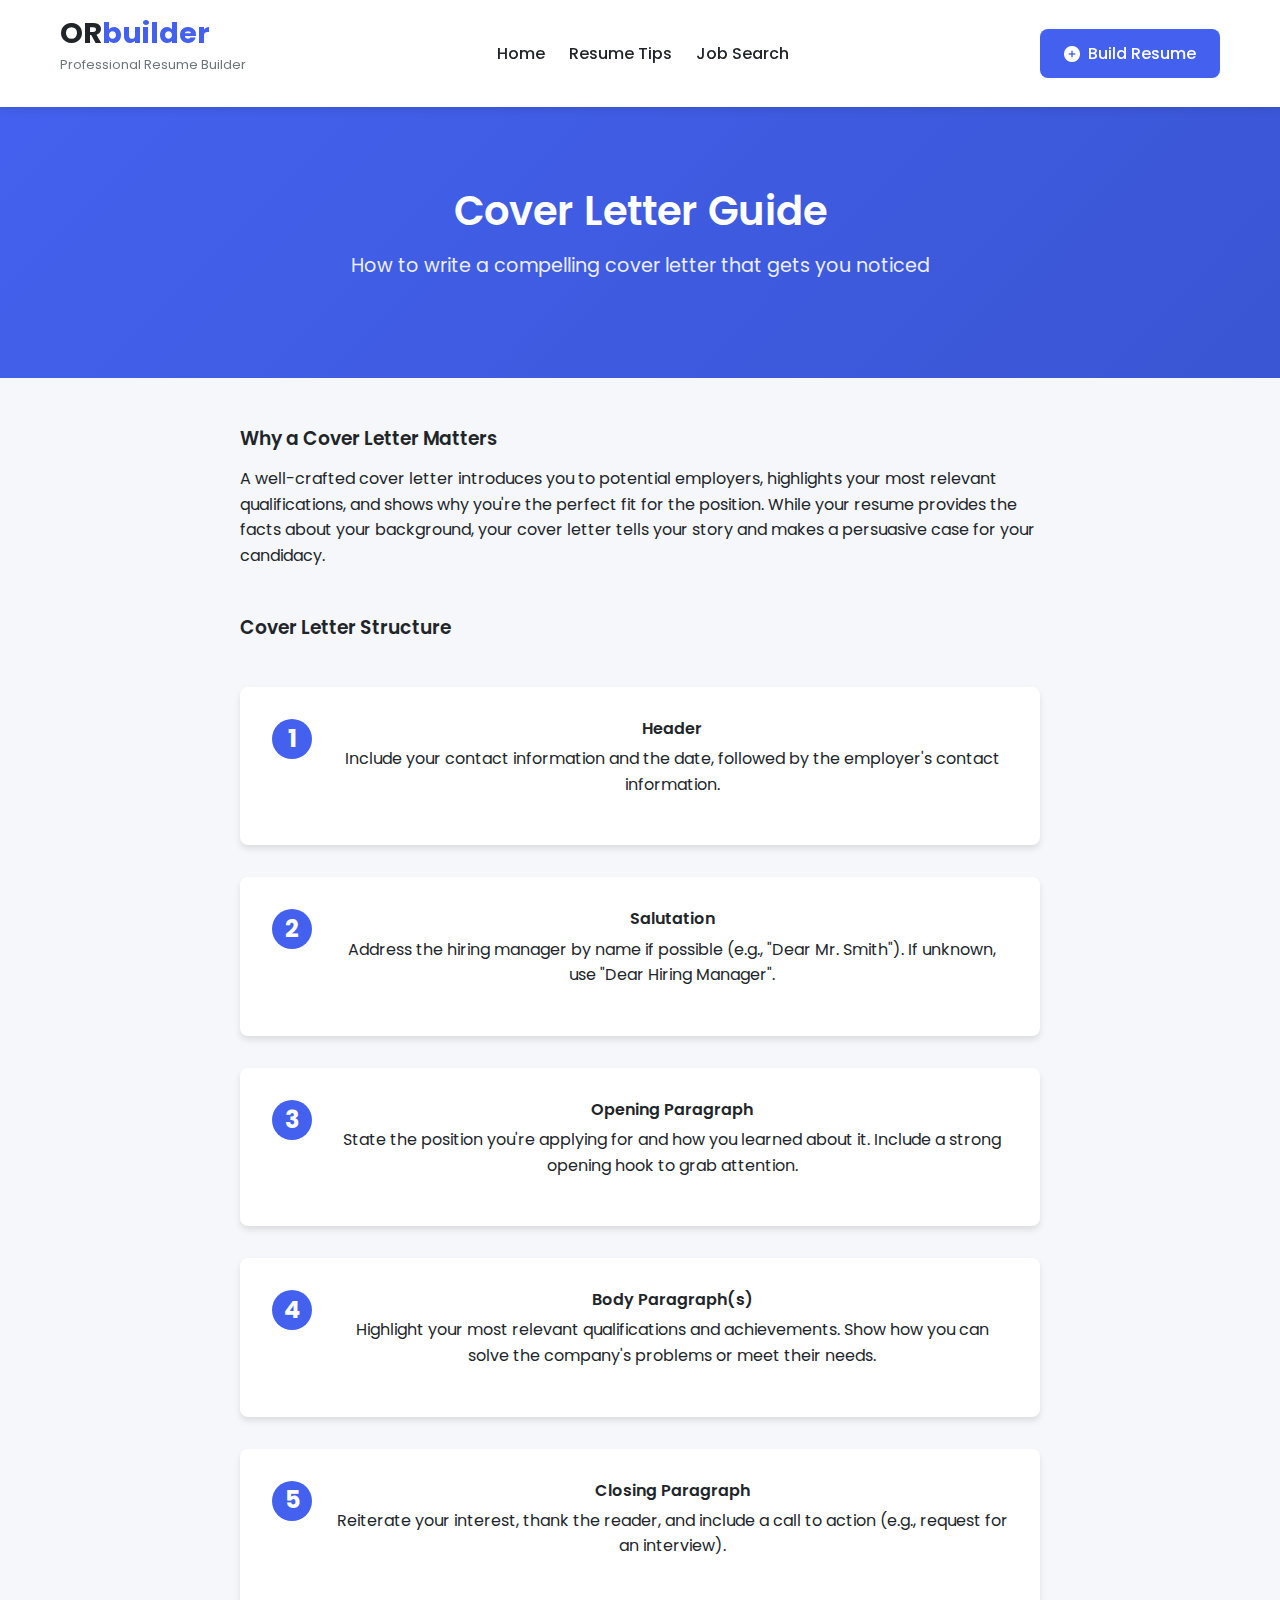
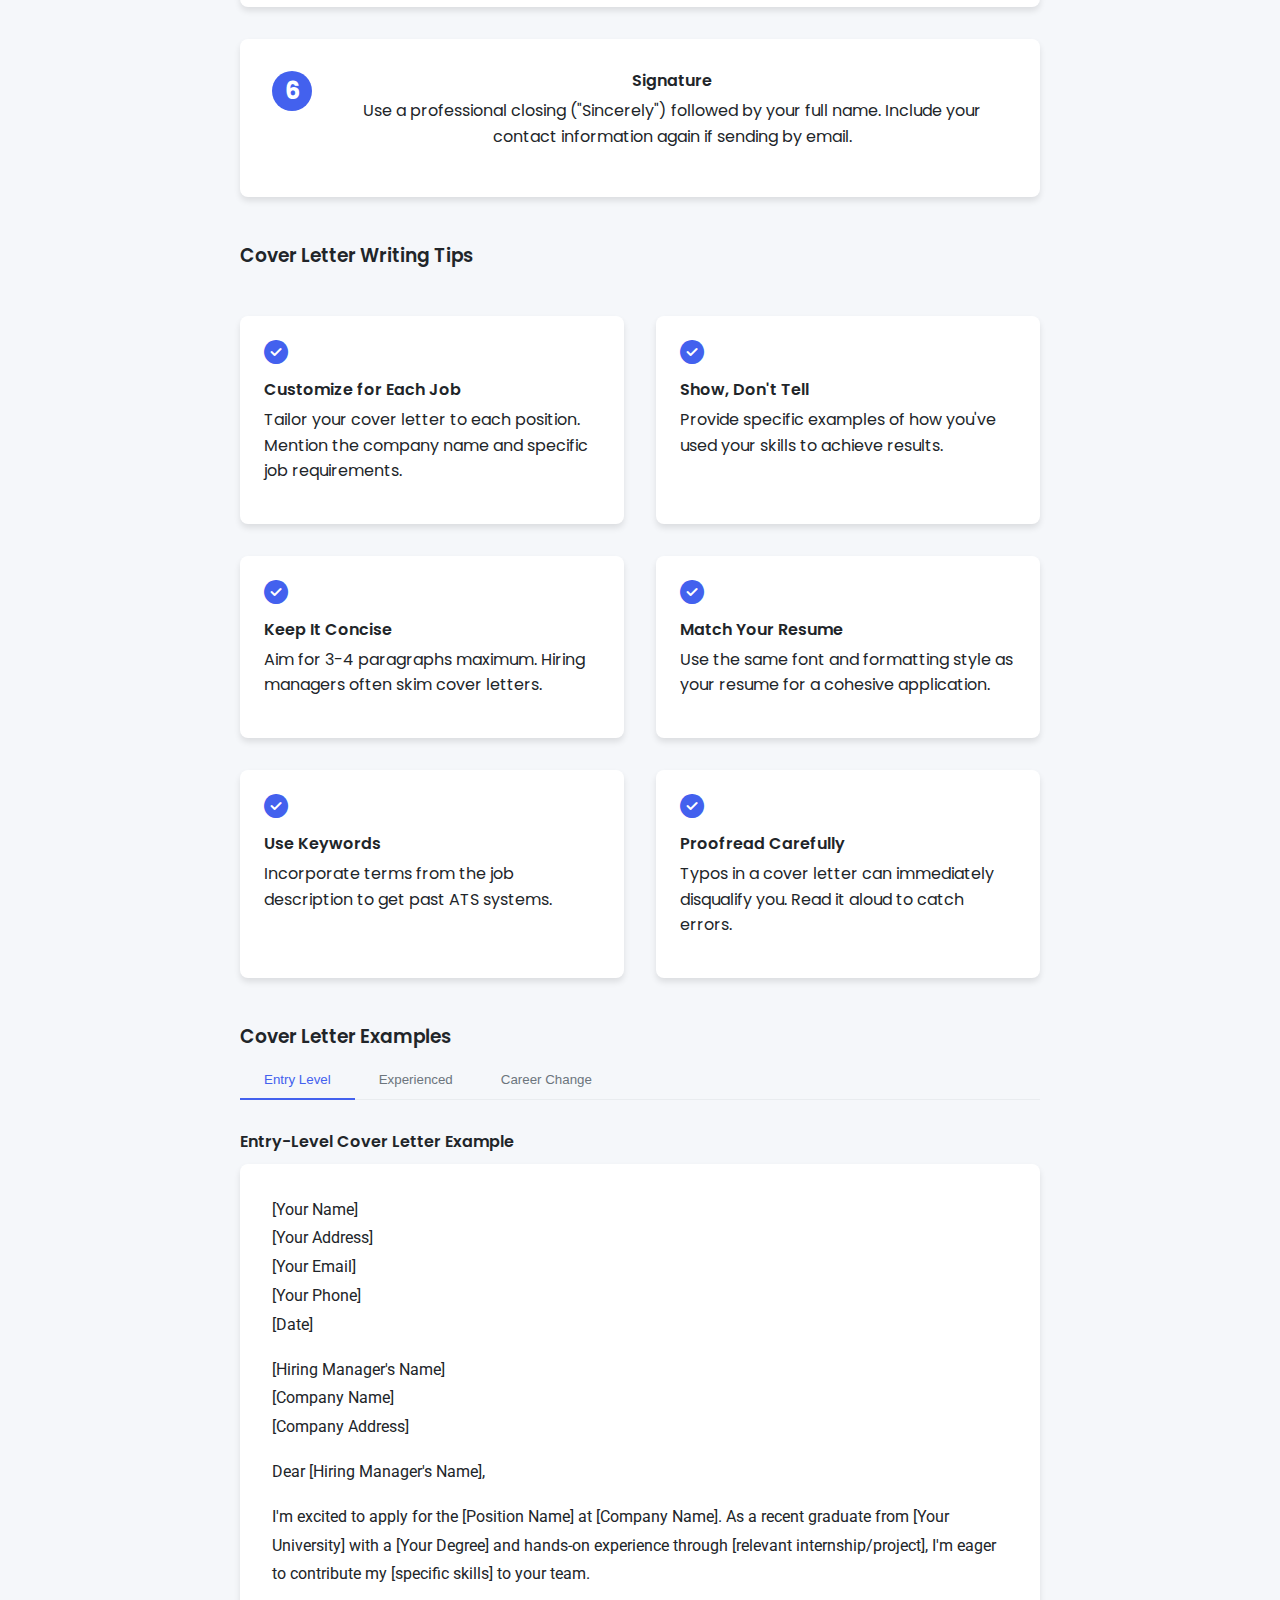
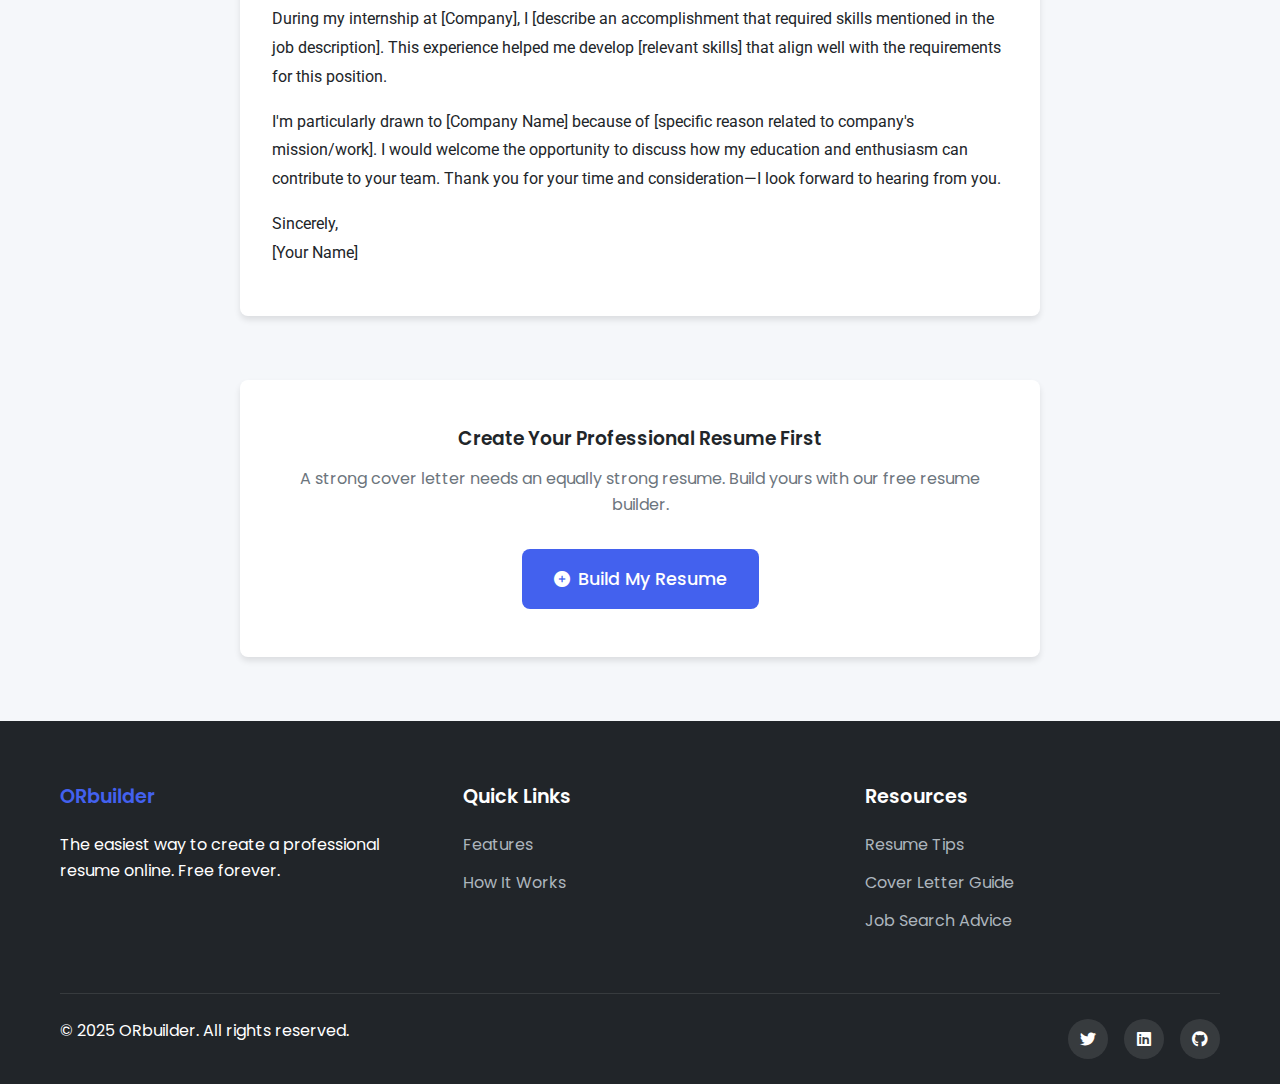
<file: cover-letter-guide.html>
<!DOCTYPE html>
<html lang="en">
<head>
    <meta charset="UTF-8">
    <meta name="viewport" content="width=device-width, initial-scale=1.0">
    <meta name="google-site-verification" content="PvWh0K9W3HM7ioCZTN4mpWnRHZbWIY1yooe7itLBQ9s" />
    <meta name="description" content="Learn how to write an effective cover letter that complements your resume and increases your chances of getting an interview.">
    <meta name="keywords" content="cover letter, cover letter guide, how to write cover letter, job application, cover letter tips">
    <meta name="author" content="ORbuilder">
    <title>Cover Letter Guide | ORbuilder</title>
    <link rel="stylesheet" href="https://cdnjs.cloudflare.com/ajax/libs/font-awesome/6.4.0/css/all.min.css">
    <link href="https://fonts.googleapis.com/css2?family=Poppins:wght@300;400;500;600;700&family=Roboto:wght@300;400;500;700&display=swap" rel="stylesheet">
    <link rel="stylesheet" href="style.css">
     <link rel="icon" type="image/png" sizes="32x32" href="favicon1.png">
    <link rel="icon" type="image/png" sizes="16x16" href="favicon1.png">
    <link rel="icon" type="image/png" href="favicon1.png" />
    <script type='text/javascript' src='//pl27323856.profitableratecpm.com/bd/0c/ab/bd0cab8136caa6ab9f14bc488628a2c8.js'></script>
    <script async src="https://pagead2.googlesyndication.com/pagead/js/adsbygoogle.js?client=ca-pub-2658340814395863"
     crossorigin="anonymous"></script>
</head>
<body>
    <header class="main-header">
        <div class="container">
            <div class="logo"><a href="index.html">
                <h1>OR<span>builder</span></h1>
                <p>Professional Resume Builder</p>
                </a>
            </div>
            <nav class="main-nav">
                <ul>
                    <li><a href="index.html">Home</a></li>
                    <li><a href="resume-tips.html">Resume Tips</a></li>
                    <li><a href="job-search-advice.html">Job Search</a></li>
                </ul>
            </nav>
            <a href="index.html" class="btn primary-btn">
                <i class="fas fa-plus-circle"></i> Build Resume
            </a>
        </div>
    </header>

    <main>
        <section class="page-hero">
            <div class="container">
                <h2>Cover Letter Guide</h2>
                <p class="subtitle">How to write a compelling cover letter that gets you noticed</p>
            </div>
        </section>

        <section class="guide-section" style="margin-top: 50px;">
            <div class="container">
                <div class="guide-content">
                    <article class="guide-intro">
                        <h3>Why a Cover Letter Matters</h3>
                        <p>A well-crafted cover letter introduces you to potential employers, highlights your most relevant qualifications, and shows why you're the perfect fit for the position. While your resume provides the facts about your background, your cover letter tells your story and makes a persuasive case for your candidacy.</p>
                    </article>

                    <div class="guide-structure">
                        <h3>Cover Letter Structure</h3>
                        <div class="structure-steps">
                            <div class="step">
                                <div class="step-number">1</div>
                                <div class="step-content">
                                    <h4>Header</h4>
                                    <p>Include your contact information and the date, followed by the employer's contact information.</p>
                                </div>
                            </div>
                            <div class="step">
                                <div class="step-number">2</div>
                                <div class="step-content">
                                    <h4>Salutation</h4>
                                    <p>Address the hiring manager by name if possible (e.g., "Dear Mr. Smith"). If unknown, use "Dear Hiring Manager".</p>
                                </div>
                            </div>
                            <div class="step">
                                <div class="step-number">3</div>
                                <div class="step-content">
                                    <h4>Opening Paragraph</h4>
                                    <p>State the position you're applying for and how you learned about it. Include a strong opening hook to grab attention.</p>
                                </div>
                            </div>
                            <div class="step">
                                <div class="step-number">4</div>
                                <div class="step-content">
                                    <h4>Body Paragraph(s)</h4>
                                    <p>Highlight your most relevant qualifications and achievements. Show how you can solve the company's problems or meet their needs.</p>
                                </div>
                            </div>
                            <div class="step">
                                <div class="step-number">5</div>
                                <div class="step-content">
                                    <h4>Closing Paragraph</h4>
                                    <p>Reiterate your interest, thank the reader, and include a call to action (e.g., request for an interview).</p>
                                </div>
                            </div>
                            <div class="step">
                                <div class="step-number">6</div>
                                <div class="step-content">
                                    <h4>Signature</h4>
                                    <p>Use a professional closing ("Sincerely") followed by your full name. Include your contact information again if sending by email.</p>
                                </div>
                            </div>
                        </div>
                    </div>

                    <div class="tips-section">
                        <h3>Cover Letter Writing Tips</h3>
                        <div class="tips-grid">
                            <div class="tip">
                                <i class="fas fa-check-circle"></i>
                                <h4>Customize for Each Job</h4>
                                <p>Tailor your cover letter to each position. Mention the company name and specific job requirements.</p>
                            </div>
                            <div class="tip">
                                <i class="fas fa-check-circle"></i>
                                <h4>Show, Don't Tell</h4>
                                <p>Provide specific examples of how you've used your skills to achieve results.</p>
                            </div>
                            <div class="tip">
                                <i class="fas fa-check-circle"></i>
                                <h4>Keep It Concise</h4>
                                <p>Aim for 3-4 paragraphs maximum. Hiring managers often skim cover letters.</p>
                            </div>
                            <div class="tip">
                                <i class="fas fa-check-circle"></i>
                                <h4>Match Your Resume</h4>
                                <p>Use the same font and formatting style as your resume for a cohesive application.</p>
                            </div>
                            <div class="tip">
                                <i class="fas fa-check-circle"></i>
                                <h4>Use Keywords</h4>
                                <p>Incorporate terms from the job description to get past ATS systems.</p>
                            </div>
                            <div class="tip">
                                <i class="fas fa-check-circle"></i>
                                <h4>Proofread Carefully</h4>
                                <p>Typos in a cover letter can immediately disqualify you. Read it aloud to catch errors.</p>
                            </div>
                        </div>
                    </div>

                    <div class="examples-section">
                        <h3>Cover Letter Examples</h3>
                        <div class="examples-tabs">
                            <button class="example-tab active" data-example="entry-level">Entry Level</button>
                            <button class="example-tab" data-example="experienced">Experienced</button>
                            <button class="example-tab" data-example="career-change">Career Change</button>
                        </div>
                        <div class="example-content active" id="entry-level-example">
                            <h4>Entry-Level Cover Letter Example</h4>
                            <div class="example-letter">
                                <p>[Your Name]<br>[Your Address]<br>[Your Email]<br>[Your Phone]<br>[Date]</p>
                                
                                <p>[Hiring Manager's Name]<br>[Company Name]<br>[Company Address]</p>
                                
                                <p>Dear [Hiring Manager's Name],</p>
                                
                                <p>I'm excited to apply for the [Position Name] at [Company Name]. As a recent graduate from [Your University] with a [Your Degree] and hands-on experience through [relevant internship/project], I'm eager to contribute my [specific skills] to your team.</p>
                                
                                <p>During my internship at [Company], I [describe an accomplishment that required skills mentioned in the job description]. This experience helped me develop [relevant skills] that align well with the requirements for this position.</p>
                                
                                <p>I'm particularly drawn to [Company Name] because of [specific reason related to company's mission/work]. I would welcome the opportunity to discuss how my education and enthusiasm can contribute to your team. Thank you for your time and consideration—I look forward to hearing from you.</p>
                                
                                <p>Sincerely,<br>[Your Name]</p>
                            </div>
                        </div>
                        <div class="example-content" id="experienced-example">
                            <h4>Experienced Professional Cover Letter Example</h4>
                            <div class="example-letter">
                                <p>[Your Name]<br>[Your Address]<br>[Your Email]<br>[Your Phone]<br>[Date]</p>
                                
                                <p>[Hiring Manager's Name]<br>[Company Name]<br>[Company Address]</p>
                                
                                <p>Dear [Hiring Manager's Name],</p>
                                
                                <p>With [X] years of experience in [industry/field] and a proven track record of [key achievement], I'm excited to apply for the [Position Name] at [Company Name]. After reviewing the job description, I'm confident that my expertise in [specific skills] aligns perfectly with your needs.</p>
                                
                                <p>In my current role at [Current Company], I [describe major accomplishment with metrics if possible]. This achievement demonstrates my ability to [skill mentioned in job posting], which I understand is important for this position.</p>
                                
                                <p>What excites me most about the opportunity at [Company Name] is [specific aspect of company/role]. I would welcome the chance to discuss how my experience with [relevant skill] can contribute to your team's success. I've attached my resume for your review and would appreciate the opportunity to interview at your convenience.</p>
                                
                                <p>Sincerely,<br>[Your Name]</p>
                            </div>
                        </div>
                        <div class="example-content" id="career-change-example">
                            <h4>Career Change Cover Letter Example</h4>
                            <div class="example-letter">
                                <p>[Your Name]<br>[Your Address]<br>[Your Email]<br>[Your Phone]<br>[Date]</p>
                                
                                <p>[Hiring Manager's Name]<br>[Company Name]<br>[Company Address]</p>
                                
                                <p>Dear [Hiring Manager's Name],</p>
                                
                                <p>I'm writing to express my enthusiasm for the [Position Name] at [Company Name]. While my background has been in [previous industry], my passion for [new field] and recent [education/training/volunteer work] have prepared me to transition into this role.</p>
                                
                                <p>In my [X]-year career at [Previous Company], I developed strong [transferable skills] that would serve me well in this position. For example, when I [describe accomplishment], I utilized [skills relevant to new position] to [positive outcome].</p>
                                
                                <p>My decision to pursue [new field] stems from [genuine reason]. I've taken concrete steps to prepare for this transition, including [relevant courses, certifications, or volunteer work]. I'm eager to bring my [transferable skills] and fresh perspective to your team.</p>
                                
                                <p>I would welcome the opportunity to discuss how my diverse experience can benefit [Company Name]. Thank you for your consideration—I look forward to speaking with you.</p>
                                
                                <p>Sincerely,<br>[Your Name]</p>
                            </div>
                        </div>
                    </div>

                    <div class="call-to-action">
                        <h3>Create Your Professional Resume First</h3>
                        <p>A strong cover letter needs an equally strong resume. Build yours with our free resume builder.</p>
                        <a href="index.html" class="btn primary-btn large-btn">
                            <i class="fas fa-plus-circle"></i> Build My Resume
                        </a>
                    </div>
                </div>
            </div>
        </section>
    </main>

     <footer class="main-footer">
        <div class="container">
            <div class="footer-content">
                <div class="footer-section">
                    <h3><a>ORbuilder</a></h3>
                    <p>The easiest way to create a professional resume online. Free forever.</p>
                </div>
                <div class="footer-section">
                    <h3>Quick Links</h3>
                    <ul>
                        <li><a href="index.html#features">Features</a></li>
                        <li><a href="index.html#how-it-works">How It Works</a></li>
                    </ul>
                </div>
                <div class="footer-section">
                    <h3>Resources</h3>
                    <ul>
                        <li><a href="resume-tips.html">Resume Tips</a></li>
                        <li><a href="cover-letter-guide.html">Cover Letter Guide</a></li>
                        <li><a href="job-search-advice.html">Job Search Advice</a></li>
                    </ul>
                </div>
            </div>
            <div class="footer-bottom">
                <p>&copy; 2025 ORbuilder. All rights reserved.</p>
                <div class="social-links">
                    <a href="#"><i class="fab fa-twitter"></i></a>
                    <a href="#"><i class="fab fa-linkedin"></i></a>
                    <a href="#"><i class="fab fa-github"></i></a>
                </div>
            </div>
        </div>
    </footer>
<script src="script.js"></script>
    <script>
        // Tab functionality for cover letter examples
        document.addEventListener('DOMContentLoaded', function() {
            const exampleTabs = document.querySelectorAll('.example-tab');
            
            exampleTabs.forEach(tab => {
                tab.addEventListener('click', () => {
                    const exampleId = tab.getAttribute('data-example');
                    
                    // Remove active class from all tabs and contents
                    document.querySelectorAll('.example-tab').forEach(t => t.classList.remove('active'));
                    document.querySelectorAll('.example-content').forEach(c => c.classList.remove('active'));
                    
                    // Add active class to clicked tab and corresponding content
                    tab.classList.add('active');
                    document.getElementById(`${exampleId}-example`).classList.add('active');
                });
            });
        });
    </script>
</body>

</html>
</file>
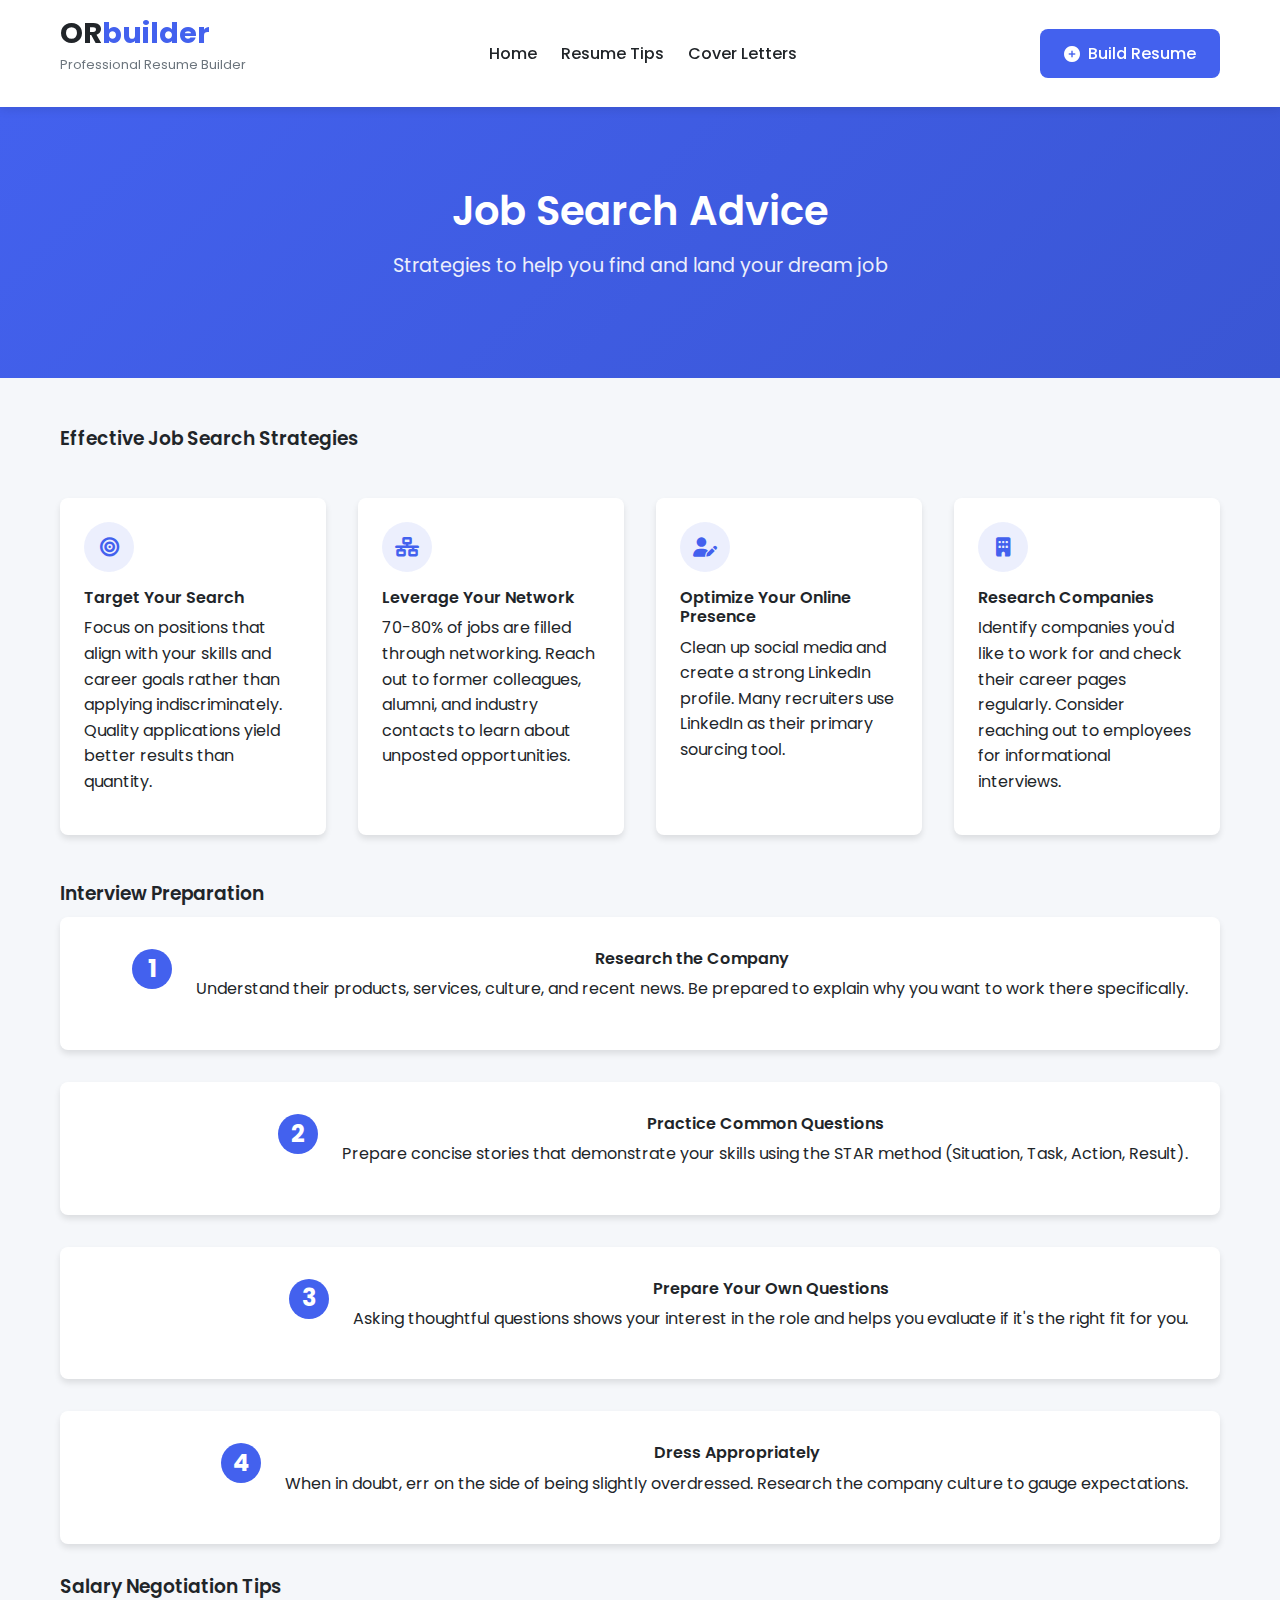
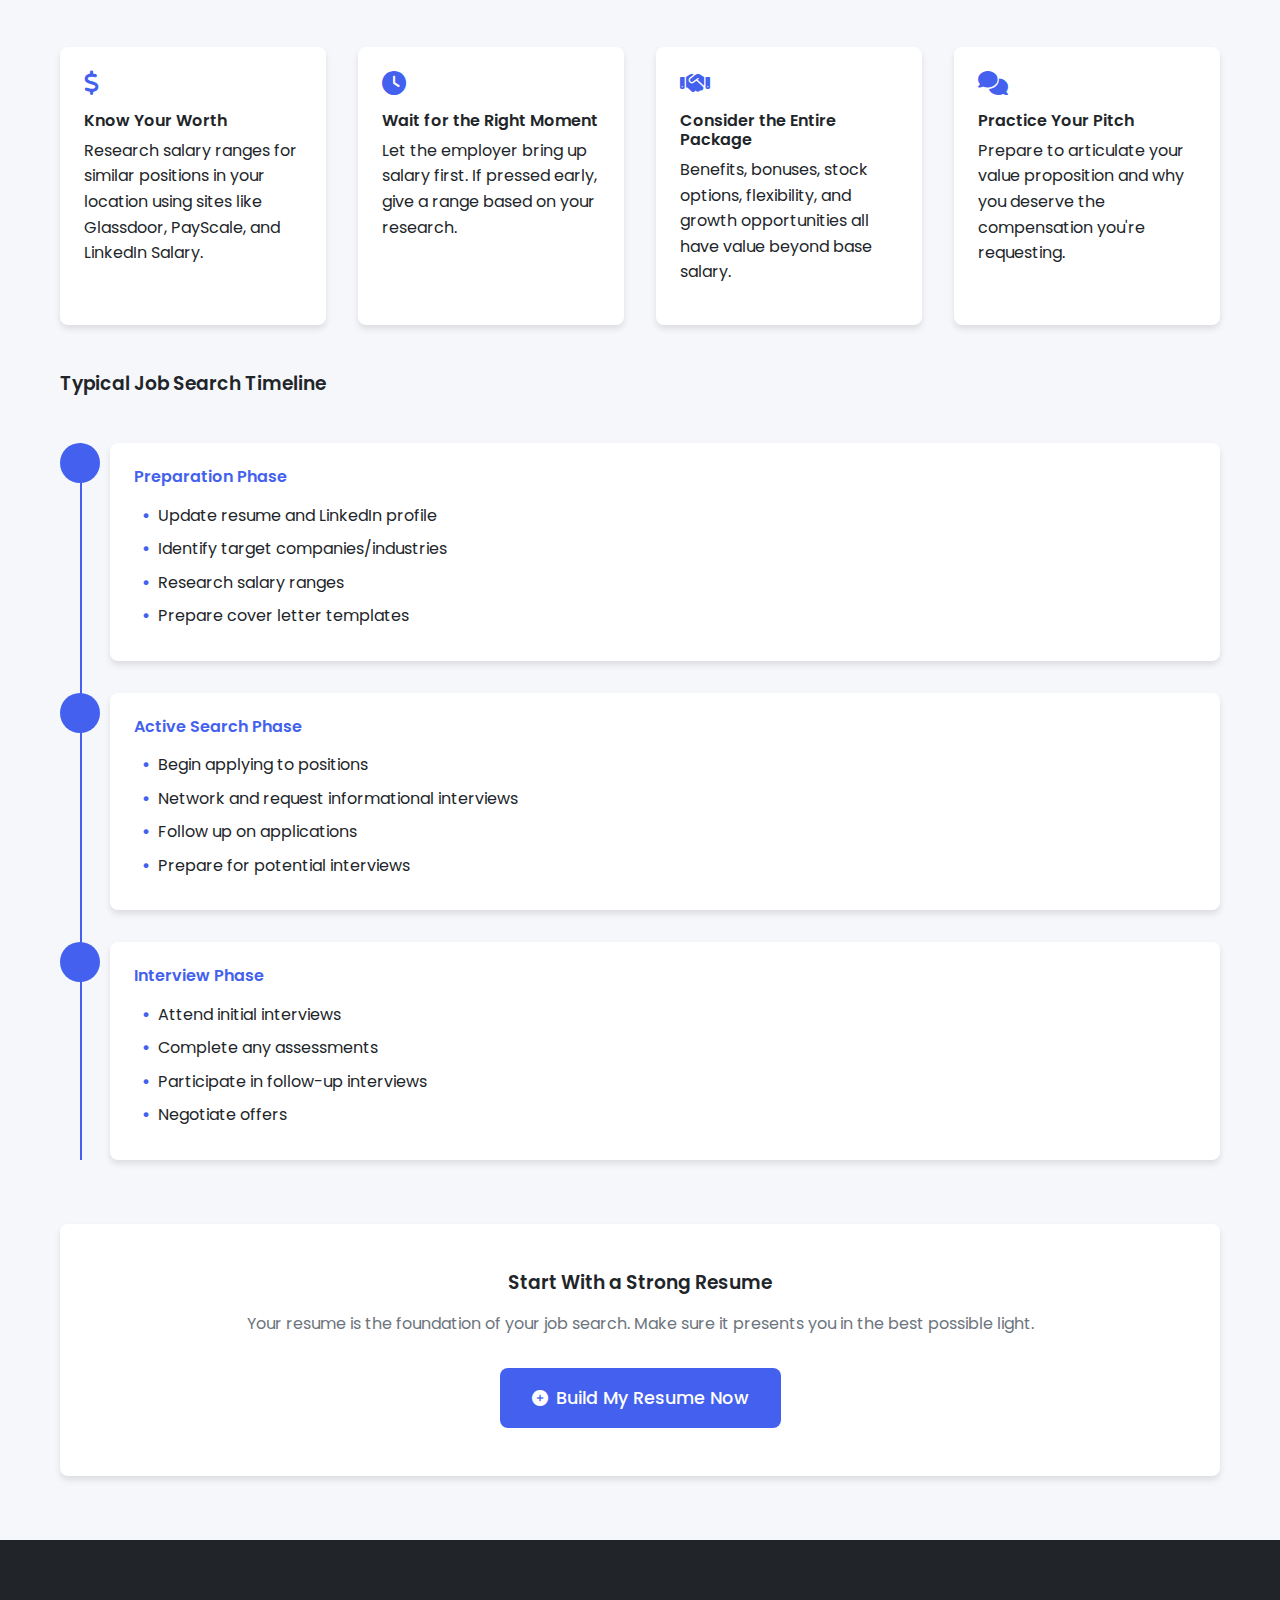
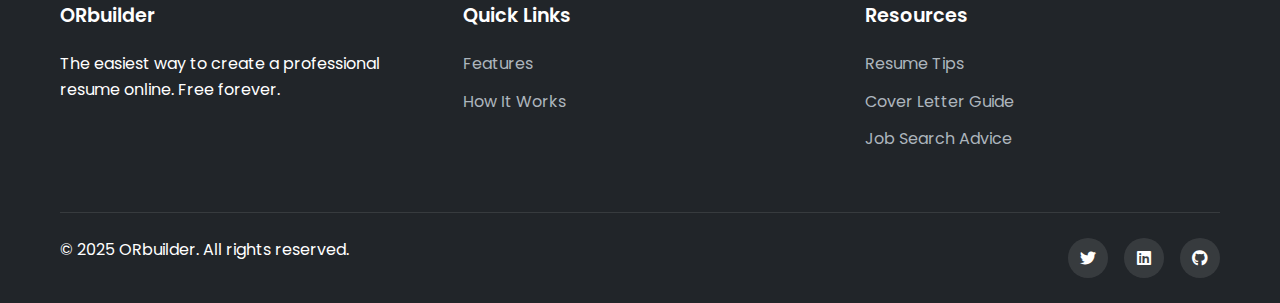
<file: job-search-advice.html>
<!DOCTYPE html>
<html lang="en">
<head>
    <meta charset="UTF-8">
    <meta name="viewport" content="width=device-width, initial-scale=1.0">
    <meta name="description" content="Effective job search strategies to help you find and land your dream job. Learn networking tips, interview preparation, and negotiation techniques.">
    <meta name="keywords" content="job search, career advice, job hunting, networking, interview tips, salary negotiation">
    <meta name="author" content="ORbuilder">
    <title>Job Search Advice | ORbuilder</title>
    <link rel="stylesheet" href="https://cdnjs.cloudflare.com/ajax/libs/font-awesome/6.4.0/css/all.min.css">
    <link href="https://fonts.googleapis.com/css2?family=Poppins:wght@300;400;500;600;700&family=Roboto:wght@300;400;500;700&display=swap" rel="stylesheet">
    <link rel="stylesheet" href="style.css">
    <link rel="icon" type="image/png" sizes="32x32" href="favicon-32x32.png">
    <link rel="icon" type="image/png" sizes="16x16" href="favicon-16x16.png">
    <link rel="icon" type="image/png" href="favicon.png" />

</head>
<body>
    <header class="main-header">
        <div class="container">
            <div class="logo"><a href="index.html">
                <h1>OR<span>builder</span></h1>
                </a>
                <p>Professional Resume Builder</p>
            </div>
            <nav class="main-nav">
                <ul>
                    <li><a href="index.html">Home</a></li>
                    <li><a href="resume-tips.html">Resume Tips</a></li>
                    <li><a href="cover-letter-guide.html">Cover Letters</a></li>
                </ul>
            </nav>
            <a href="index.html" class="btn primary-btn">
                <i class="fas fa-plus-circle"></i> Build Resume
            </a>
        </div>
    </header>

    <main>
        <section class="page-hero">
            <div class="container">
                <h2>Job Search Advice</h2>
                <p class="subtitle">Strategies to help you find and land your dream job</p>
            </div>
        </section>

        <section class="advice-section" style="margin-top: 50px;">
            <div class="container">
                <div class="advice-container">
                    <div class="search-strategies">
                        <h3>Effective Job Search Strategies</h3>
                        <div class="strategy-cards">
                            <div class="strategy-card">
                                <div class="strategy-icon">
                                    <i class="fas fa-bullseye"></i>
                                </div>
                                <h4>Target Your Search</h4>
                                <p>Focus on positions that align with your skills and career goals rather than applying indiscriminately. Quality applications yield better results than quantity.</p>
                            </div>
                            <div class="strategy-card">
                                <div class="strategy-icon">
                                    <i class="fas fa-network-wired"></i>
                                </div>
                                <h4>Leverage Your Network</h4>
                                <p>70-80% of jobs are filled through networking. Reach out to former colleagues, alumni, and industry contacts to learn about unposted opportunities.</p>
                            </div>
                            <div class="strategy-card">
                                <div class="strategy-icon">
                                    <i class="fas fa-user-edit"></i>
                                </div>
                                <h4>Optimize Your Online Presence</h4>
                                <p>Clean up social media and create a strong LinkedIn profile. Many recruiters use LinkedIn as their primary sourcing tool.</p>
                            </div>
                            <div class="strategy-card">
                                <div class="strategy-icon">
                                    <i class="fas fa-building"></i>
                                </div>
                                <h4>Research Companies</h4>
                                <p>Identify companies you'd like to work for and check their career pages regularly. Consider reaching out to employees for informational interviews.</p>
                            </div>
                        </div>
                    </div>

                    <div class="interview-prep">
                        <h3>Interview Preparation</h3>
                        <div class="prep-steps">
                            <div class="step">
                                <div class="step-number">1</div>
                                <div class="step-content">
                                    <h4>Research the Company</h4>
                                    <p>Understand their products, services, culture, and recent news. Be prepared to explain why you want to work there specifically.</p>
                                </div>
                            </div>
                            <div class="step">
                                <div class="step-number">2</div>
                                <div class="step-content">
                                    <h4>Practice Common Questions</h4>
                                    <p>Prepare concise stories that demonstrate your skills using the STAR method (Situation, Task, Action, Result).</p>
                                </div>
                            </div>
                            <div class="step">
                                <div class="step-number">3</div>
                                <div class="step-content">
                                    <h4>Prepare Your Own Questions</h4>
                                    <p>Asking thoughtful questions shows your interest in the role and helps you evaluate if it's the right fit for you.</p>
                                </div>
                            </div>
                            <div class="step">
                                <div class="step-number">4</div>
                                <div class="step-content">
                                    <h4>Dress Appropriately</h4>
                                    <p>When in doubt, err on the side of being slightly overdressed. Research the company culture to gauge expectations.</p>
                                </div>
                            </div>
                        </div>
                    </div>

                    <div class="negotiation-tips">
                        <h3>Salary Negotiation Tips</h3>
                        <div class="tips-grid">
                            <div class="tip">
                                <i class="fas fa-dollar-sign"></i>
                                <h4>Know Your Worth</h4>
                                <p>Research salary ranges for similar positions in your location using sites like Glassdoor, PayScale, and LinkedIn Salary.</p>
                            </div>
                            <div class="tip">
                                <i class="fas fa-clock"></i>
                                <h4>Wait for the Right Moment</h4>
                                <p>Let the employer bring up salary first. If pressed early, give a range based on your research.</p>
                            </div>
                            <div class="tip">
                                <i class="fas fa-handshake"></i>
                                <h4>Consider the Entire Package</h4>
                                <p>Benefits, bonuses, stock options, flexibility, and growth opportunities all have value beyond base salary.</p>
                            </div>
                            <div class="tip">
                                <i class="fas fa-comments"></i>
                                <h4>Practice Your Pitch</h4>
                                <p>Prepare to articulate your value proposition and why you deserve the compensation you're requesting.</p>
                            </div>
                        </div>
                    </div>

                    <div class="job-search-timeline">
                        <h3>Typical Job Search Timeline</h3>
                        <div class="timeline">
                            <div class="timeline-item">
                                <div class="timeline-date"></div>
                                <div class="timeline-content">
                                    <h4>Preparation Phase</h4>
                                    <ul>
                                        <li>Update resume and LinkedIn profile</li>
                                        <li>Identify target companies/industries</li>
                                        <li>Research salary ranges</li>
                                        <li>Prepare cover letter templates</li>
                                    </ul>
                                </div>
                            </div>
                            <div class="timeline-item">
                                <div class="timeline-date"></div>
                                <div class="timeline-content">
                                    <h4>Active Search Phase</h4>
                                    <ul>
                                        <li>Begin applying to positions</li>
                                        <li>Network and request informational interviews</li>
                                        <li>Follow up on applications</li>
                                        <li>Prepare for potential interviews</li>
                                    </ul>
                                </div>
                            </div>
                            <div class="timeline-item">
                                <div class="timeline-date"></div>
                                <div class="timeline-content">
                                    <h4>Interview Phase</h4>
                                    <ul>
                                        <li>Attend initial interviews</li>
                                        <li>Complete any assessments</li>
                                        <li>Participate in follow-up interviews</li>
                                        <li>Negotiate offers</li>
                                    </ul>
                                </div>
                            </div>
                        </div>
                        
                    </div>

                    <div class="call-to-action">
                        <h3>Start With a Strong Resume</h3>
                        <p>Your resume is the foundation of your job search. Make sure it presents you in the best possible light.</p>
                        <a href="index.html" class="btn primary-btn large-btn">
                            <i class="fas fa-plus-circle"></i> Build My Resume Now
                        </a>
                    </div>
                </div>
            </div>
        </section>
    </main>

     <footer class="main-footer">
        <div class="container">
            <div class="footer-content">
                <div class="footer-section">
                    <h3>ORbuilder</h3>
                    <p>The easiest way to create a professional resume online. Free forever.</p>
                </div>
                <div class="footer-section">
                    <h3>Quick Links</h3>
                    <ul>
                        <li><a href="index.html#features">Features</a></li>
                        <li><a href="or.html#how-it-works">How It Works</a></li>
                    </ul>
                </div>
                <div class="footer-section">
                    <h3>Resources</h3>
                    <ul>
                        <li><a href="resume-tips.html">Resume Tips</a></li>
                        <li><a href="cover-letter-guide.html">Cover Letter Guide</a></li>
                        <li><a href="job-search-advice.html">Job Search Advice</a></li>
                    </ul>
                </div>
            </div>
            <div class="footer-bottom">
                <p>&copy; 2025 ORbuilder. All rights reserved.</p>
                <div class="social-links">
                    <a href="#"><i class="fab fa-twitter"></i></a>
                    <a href="#"><i class="fab fa-linkedin"></i></a>
                    <a href="#"><i class="fab fa-github"></i></a>
                </div>
            </div>
        </div>
    </footer>

</body>
</html>
</file>
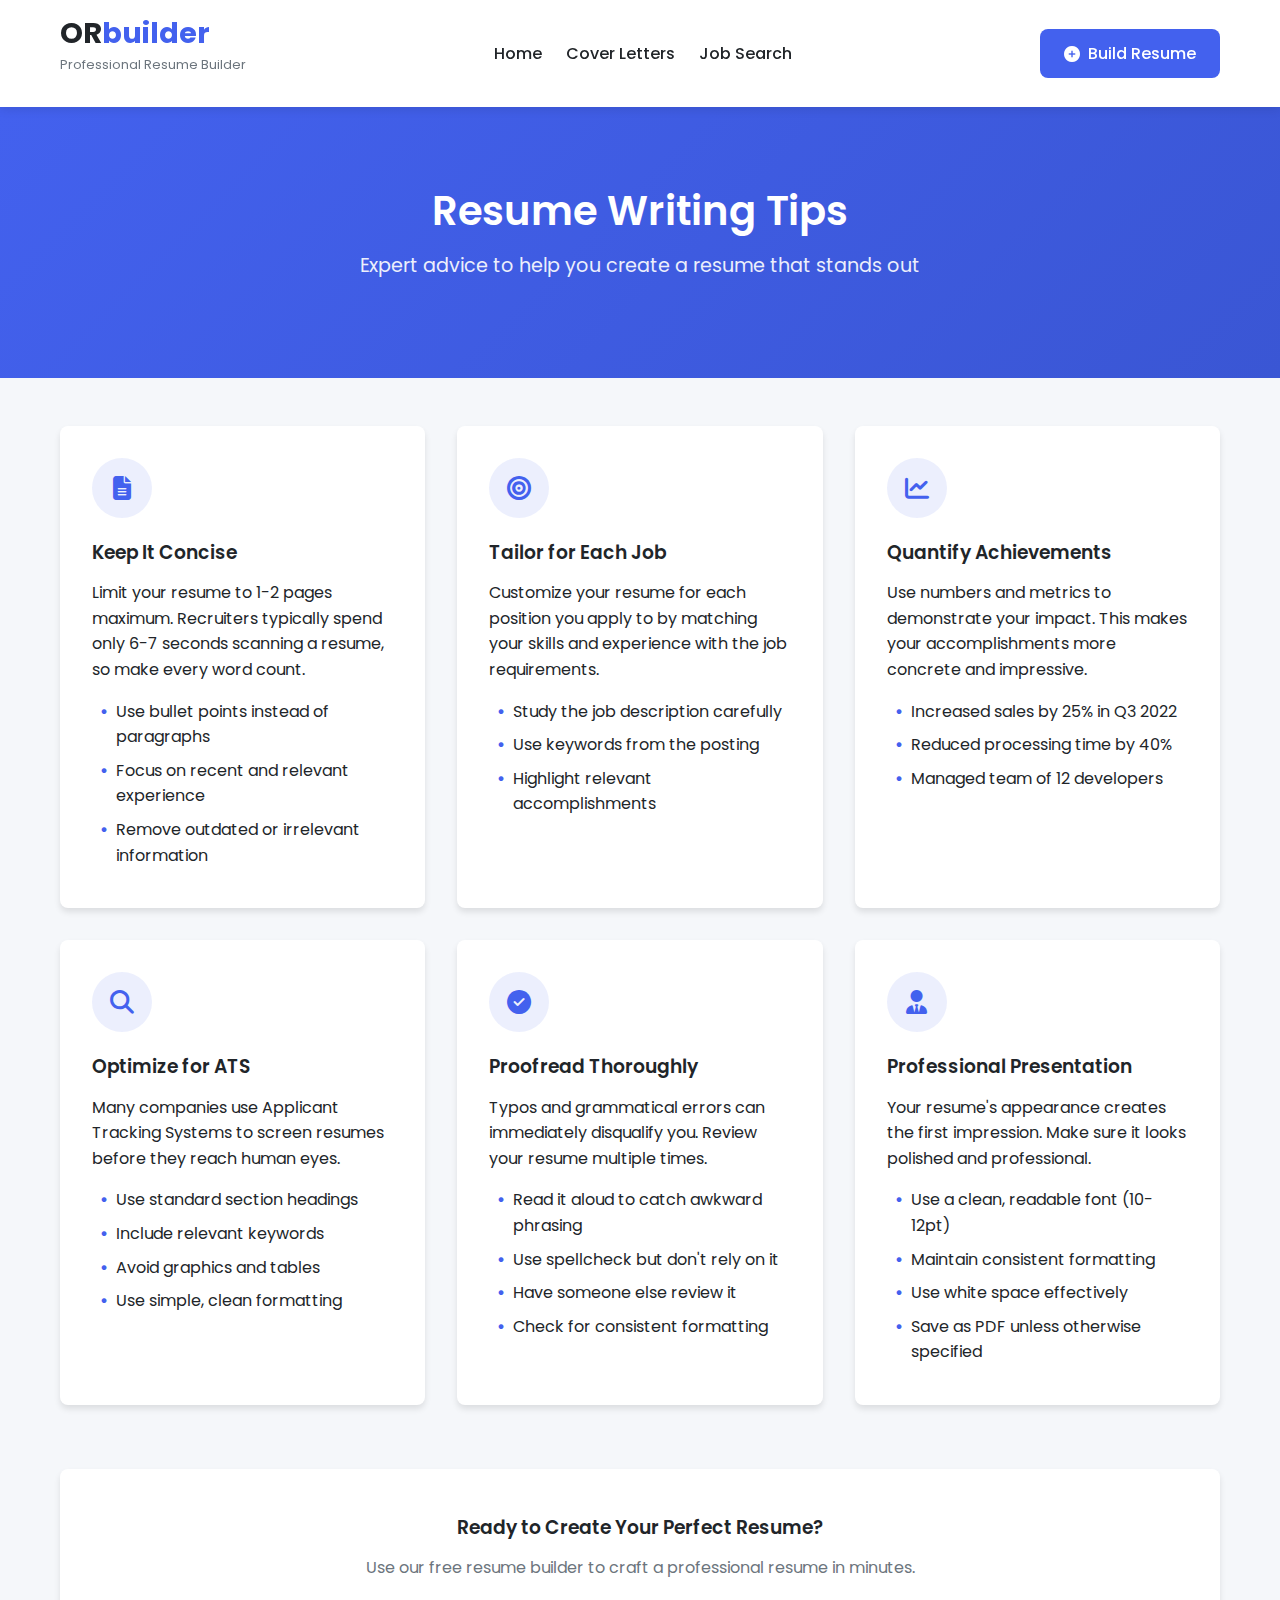
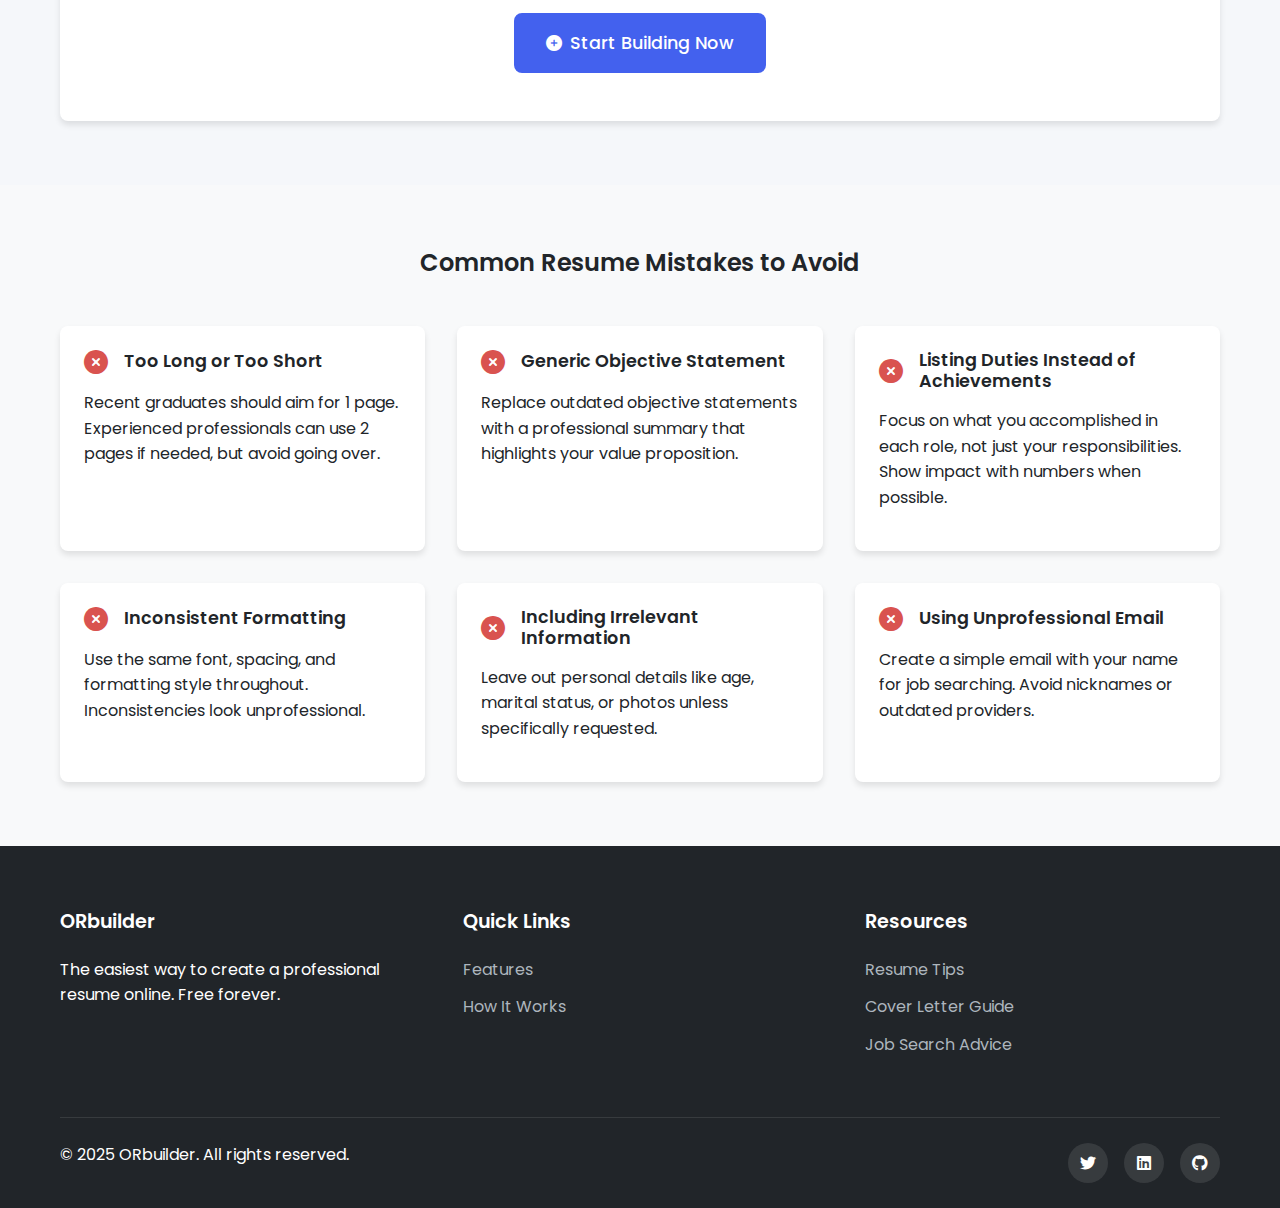
<file: resume-tips.html>
<!DOCTYPE html>
<html lang="en">
<head>
    <meta charset="UTF-8">
    <meta name="viewport" content="width=device-width, initial-scale=1.0">
    <meta name="description" content="Professional resume writing tips to help you create a standout resume. Learn what employers look for and how to format your resume effectively.">
    <meta name="keywords" content="resume tips, resume writing, professional resume, resume format, resume advice">
    <meta name="author" content="ORbuilder">
    <title>Resume Writing Tips | ORbuilder</title>
    <link rel="stylesheet" href="https://cdnjs.cloudflare.com/ajax/libs/font-awesome/6.4.0/css/all.min.css">
    <link href="https://fonts.googleapis.com/css2?family=Poppins:wght@300;400;500;600;700&family=Roboto:wght@300;400;500;700&display=swap" rel="stylesheet">
    <link rel="stylesheet" href="style.css">
    
     <link rel="icon" type="image/png" sizes="32x32" href="favicon-32x32.png">
    <link rel="icon" type="image/png" sizes="16x16" href="favicon-16x16.png">
    <link rel="icon" type="image/png" href="favicon.png" />
</head>
<body>
    <header class="main-header">
        <div class="container">
            <div class="logo"><a href="index.html">
                <h1>OR<span>builder</span></h1>
                <p>Professional Resume Builder</p>
                </a>
            </div>
            <nav class="main-nav">
                <ul>
                    <li><a href="index.html">Home</a></li>
                   <li><a href="cover-letter-guide.html">Cover Letters</a></li>
                    <li><a href="job-search-advice.html">Job Search</a></li>
                    
                </ul>
            </nav>
            <a href="index.html" class="btn primary-btn">
                <i class="fas fa-plus-circle"></i> Build Resume
            </a>
        </div>
    </header>

    <main>
        <section class="page-hero">
            <div class="container">
                <h2>Resume Writing Tips</h2>
                <p class="subtitle">Expert advice to help you create a resume that stands out</p>
            </div>
        </section>

        <section class="tips-section">
            <div class="container">
                <div class="tips-container">
                    <article class="tip-card">
                        <div class="tip-icon">
                            <i class="fas fa-file-alt"></i>
                        </div>
                        <h3>Keep It Concise</h3>
                        <p>Limit your resume to 1-2 pages maximum. Recruiters typically spend only 6-7 seconds scanning a resume, so make every word count.</p>
                        <ul class="tip-details">
                            <li>Use bullet points instead of paragraphs</li>
                            <li>Focus on recent and relevant experience</li>
                            <li>Remove outdated or irrelevant information</li>
                        </ul>
                    </article>

                    <article class="tip-card">
                        <div class="tip-icon">
                            <i class="fas fa-bullseye"></i>
                        </div>
                        <h3>Tailor for Each Job</h3>
                        <p>Customize your resume for each position you apply to by matching your skills and experience with the job requirements.</p>
                        <ul class="tip-details">
                            <li>Study the job description carefully</li>
                            <li>Use keywords from the posting</li>
                            <li>Highlight relevant accomplishments</li>
                        </ul>
                    </article>

                    <article class="tip-card">
                        <div class="tip-icon">
                            <i class="fas fa-chart-line"></i>
                        </div>
                        <h3>Quantify Achievements</h3>
                        <p>Use numbers and metrics to demonstrate your impact. This makes your accomplishments more concrete and impressive.</p>
                        <ul class="tip-details">
                            <li>Increased sales by 25% in Q3 2022</li>
                            <li>Reduced processing time by 40%</li>
                            <li>Managed team of 12 developers</li>
                        </ul>
                    </article>

                    <article class="tip-card">
                        <div class="tip-icon">
                            <i class="fas fa-search"></i>
                        </div>
                        <h3>Optimize for ATS</h3>
                        <p>Many companies use Applicant Tracking Systems to screen resumes before they reach human eyes.</p>
                        <ul class="tip-details">
                            <li>Use standard section headings</li>
                            <li>Include relevant keywords</li>
                            <li>Avoid graphics and tables</li>
                            <li>Use simple, clean formatting</li>
                        </ul>
                    </article>

                    <article class="tip-card">
                        <div class="tip-icon">
                            <i class="fas fa-check-circle"></i>
                        </div>
                        <h3>Proofread Thoroughly</h3>
                        <p>Typos and grammatical errors can immediately disqualify you. Review your resume multiple times.</p>
                        <ul class="tip-details">
                            <li>Read it aloud to catch awkward phrasing</li>
                            <li>Use spellcheck but don't rely on it</li>
                            <li>Have someone else review it</li>
                            <li>Check for consistent formatting</li>
                        </ul>
                    </article>

                    <article class="tip-card">
                        <div class="tip-icon">
                            <i class="fas fa-user-tie"></i>
                        </div>
                        <h3>Professional Presentation</h3>
                        <p>Your resume's appearance creates the first impression. Make sure it looks polished and professional.</p>
                        <ul class="tip-details">
                            <li>Use a clean, readable font (10-12pt)</li>
                            <li>Maintain consistent formatting</li>
                            <li>Use white space effectively</li>
                            <li>Save as PDF unless otherwise specified</li>
                        </ul>
                    </article>
                </div>

                <div class="call-to-action">
                    <h3>Ready to Create Your Perfect Resume?</h3>
                    <p>Use our free resume builder to craft a professional resume in minutes.</p>
                    <a href="index.html" class="btn primary-btn large-btn">
                        <i class="fas fa-plus-circle"></i> Start Building Now
                    </a>
                </div>
            </div>
        </section>

        <section class="common-mistakes">
            <div class="container">
                <h2>Common Resume Mistakes to Avoid</h2>
                <div class="mistakes-grid">
                    <div class="mistake-card">
                        <div class="mistake-header">
                            <i class="fas fa-times-circle"></i>
                            <h3>Too Long or Too Short</h3>
                        </div>
                        <p>Recent graduates should aim for 1 page. Experienced professionals can use 2 pages if needed, but avoid going over.</p>
                    </div>
                    <div class="mistake-card">
                        <div class="mistake-header">
                            <i class="fas fa-times-circle"></i>
                            <h3>Generic Objective Statement</h3>
                        </div>
                        <p>Replace outdated objective statements with a professional summary that highlights your value proposition.</p>
                    </div>
                    <div class="mistake-card">
                        <div class="mistake-header">
                            <i class="fas fa-times-circle"></i>
                            <h3>Listing Duties Instead of Achievements</h3>
                        </div>
                        <p>Focus on what you accomplished in each role, not just your responsibilities. Show impact with numbers when possible.</p>
                    </div>
                    <div class="mistake-card">
                        <div class="mistake-header">
                            <i class="fas fa-times-circle"></i>
                            <h3>Inconsistent Formatting</h3>
                        </div>
                        <p>Use the same font, spacing, and formatting style throughout. Inconsistencies look unprofessional.</p>
                    </div>
                    <div class="mistake-card">
                        <div class="mistake-header">
                            <i class="fas fa-times-circle"></i>
                            <h3>Including Irrelevant Information</h3>
                        </div>
                        <p>Leave out personal details like age, marital status, or photos unless specifically requested.</p>
                    </div>
                    <div class="mistake-card">
                        <div class="mistake-header">
                            <i class="fas fa-times-circle"></i>
                            <h3>Using Unprofessional Email</h3>
                        </div>
                        <p>Create a simple email with your name for job searching. Avoid nicknames or outdated providers.</p>
                    </div>
                </div>
            </div>
        </section>
    </main>

  <footer class="main-footer">
        <div class="container">
            <div class="footer-content">
                <div class="footer-section">
                    <h3>ORbuilder</h3>
                    <p>The easiest way to create a professional resume online. Free forever.</p>
                </div>
                <div class="footer-section">
                    <h3>Quick Links</h3>
                    <ul>
                        <li><a href="index.html#features">Features</a></li>
                        <li><a href="or.html#how-it-works">How It Works</a></li>
                    </ul>
                </div>
                <div class="footer-section">
                    <h3>Resources</h3>
                    <ul>
                        <li><a href="resume-tips.html">Resume Tips</a></li>
                        <li><a href="cover-letter-guide.html">Cover Letter Guide</a></li>
                        <li><a href="job-search-advice.html">Job Search Advice</a></li>
                    </ul>
                </div>
            </div>
            <div class="footer-bottom">
                <p>&copy; 2025 ORbuilder. All rights reserved.</p>
                <div class="social-links">
                    <a href="#"><i class="fab fa-twitter"></i></a>
                    <a href="#"><i class="fab fa-linkedin"></i></a>
                    <a href="#"><i class="fab fa-github"></i></a>
                </div>
            </div>
        </div>
    </footer>

    <script src="script.js"></script>
</body>

</html>
</file>
<file: style.css>
/* Page Hero Styles */
:root {
    --primary-color: #4361ee;
    --primary-dark: #3a56d4;
    --secondary-color: #3f37c9;
    --accent-color: #4895ef;
    --light-color: #f8f9fa;
    --dark-color: #212529;
    --gray-color: #6c757d;
    --light-gray: #e9ecef;
    --success-color: #4bb543;
    --warning-color: #f0ad4e;
    --danger-color: #d9534f;
    --border-radius: 8px;
    --box-shadow: 0 4px 6px rgba(0, 0, 0, 0.1);
    --transition: all 0.3s ease;
}

* {
    margin: 0;
    padding: 0;
    box-sizing: border-box;
}

body {
    font-family: 'Poppins', 'Roboto', sans-serif;
    line-height: 1.6;
    color: var(--dark-color);
    background-color: #f5f7fa;
    overflow-x: hidden;
}

h1, h2, h3, h4, h5, h6 {
    font-weight: 600;
    line-height: 1.2;
    margin-bottom: 0.75rem;
}

p {
    margin-bottom: 1rem;
}

a {
    text-decoration: none;
    color: var(--primary-color);
    transition: var(--transition);
}



img {
    max-width: 100%;
    height: auto;
}

ul {
    list-style: none;
}

.container {
    width: 100%;
    max-width: 1200px;
    margin: 0 auto;
    padding: 0 20px;
}

.btn {
    display: inline-flex;
    align-items: center;
    justify-content: center;
    padding: 0.75rem 1.5rem;
    border-radius: var(--border-radius);
    font-weight: 500;
    cursor: pointer;
    transition: var(--transition);
    border: none;
    outline: none;
    gap: 0.5rem;
}

.btn i {
    font-size: 1rem;
}

.primary-btn {
    background-color: var(--primary-color);
    color: white;
}

.primary-btn:hover {
    background-color: var(--primary-dark);
    transform: translateY(-2px);
    box-shadow: var(--box-shadow);
}

.secondary-btn {
    background-color: white;
    color: var(--primary-color);
    border: 1px solid var(--primary-color);
}

.secondary-btn:hover {
    background-color: var(--light-color);
    transform: translateY(-2px);
    box-shadow: var(--box-shadow);
}

.large-btn {
    padding: 1rem 2rem;
    font-size: 1.1rem;
}

/* Header Styles */
.main-header {
    background-color: white;
    box-shadow: 0 2px 10px rgba(0, 0, 0, 0.1);
    position: sticky;
    top: 0;
    z-index: 1000;
    padding: 1rem 0;
}

.main-header .container {
    display: flex;
    align-items: center;
    justify-content: space-between;
}

.logo h1 {
    font-size: 1.8rem;
    font-weight: 700;
    color: var(--dark-color);
}

.logo h1 span {
    color: var(--primary-color);
}

.logo p {
    font-size: 0.8rem;
    color: var(--gray-color);
    margin-top: -0.5rem;
}

.main-nav ul {
    display: flex;
    gap: 1.5rem;
}

.main-nav a {
    color: var(--dark-color);
    font-weight: 500;
    position: relative;
}

.main-nav a:hover {
    color: var(--primary-color);
}

.main-nav a::after {
    content: '';
    position: absolute;
    bottom: -5px;
    left: 0;
    width: 0;
    height: 2px;
    background-color: var(--primary-color);
    transition: var(--transition);
}

.main-nav a:hover::after {
    width: 100%;
}

.download-btn {
    margin-left: 1rem;
}

/* Hero Section */
.hero {
    padding: 5rem 0;
    background: linear-gradient(135deg, #f5f7fa 0%, #e4e8ed 100%);
}

.hero .container {
    display: flex;
    align-items: center;
    justify-content: space-between;
    gap: 3rem;
}

.hero-content {
    flex: 1;
}

.hero h2 {
    font-size: 2.5rem;
    margin-bottom: 1.5rem;
    color: var(--dark-color);
}

.hero .subtitle {
    font-size: 1.2rem;
    color: var(--gray-color);
    margin-bottom: 2rem;
}

.hero-image {
    flex: 1;
    text-align: center;
}

.resume-preview {
    border-radius: var(--border-radius);
    box-shadow: 0 10px 30px rgba(0, 0, 0, 0.1);
    overflow: hidden;
    transition: var(--transition);
}

.resume-preview:hover {
    transform: translateY(-5px);
    box-shadow: 0 15px 40px rgba(0, 0, 0, 0.15);
}

/* Resume Builder Section */
.resume-builder {
    padding: 4rem 0;
    background-color: white;
}

.builder-container {
    display: flex;
    gap: 2rem;
    margin-top: 2rem;
}

.form-section {
    flex: 1;
    background-color: white;
    border-radius: var(--border-radius);
    box-shadow: var(--box-shadow);
    padding: 1.5rem;
    height: fit-content;
}

.preview-section {
    flex: 1;
    position: sticky;
    top: 100px;
    align-self: flex-start;
}

.form-tabs {
    display: flex;
    border-bottom: 1px solid var(--light-gray);
    margin-bottom: 1.5rem;
}

.tab-btn {
    padding: 0.75rem 1.5rem;
    background: none;
    border: none;
    cursor: pointer;
    font-weight: 500;
    color: var(--gray-color);
    position: relative;
    transition: var(--transition);
}

.tab-btn.active {
    color: var(--primary-color);
}

.tab-btn.active::after {
    content: '';
    position: absolute;
    bottom: -1px;
    left: 0;
    width: 100%;
    height: 2px;
    background-color: var(--primary-color);
}

.tab-content {
    display: none;
}

.tab-content.active {
    display: block;
}

.form-group {
    margin-bottom: 1.5rem;
}

.form-group label {
    display: block;
    margin-bottom: 0.5rem;
    font-weight: 500;
    color: var(--dark-color);
}

.form-group input,
.form-group textarea,
.form-group select {
    width: 100%;
    padding: 0.75rem 1rem;
    border: 1px solid var(--light-gray);
    border-radius: var(--border-radius);
    font-family: inherit;
    transition: var(--transition);
}

.form-group input:focus,
.form-group textarea:focus,
.form-group select:focus {
    outline: none;
    border-color: var(--primary-color);
    box-shadow: 0 0 0 3px rgba(67, 97, 238, 0.2);
}

.form-group textarea {
    min-height: 100px;
    resize: vertical;
}

.form-row {
    display: flex;
    gap: 1rem;
}

.half-width {
    flex: 1;
}

.experience-item,
.education-item {
    background-color: var(--light-color);
    padding: 1.5rem;
    border-radius: var(--border-radius);
    margin-bottom: 1.5rem;
    position: relative;
}

.remove-exp-btn,
.remove-edu-btn {
    margin-top: 1rem;
    width: 100%;
}

.skills-input-container {
    display: flex;
    gap: 0.5rem;
    margin-bottom: 1rem;
}

.skills-input-container input {
    flex: 1;
}

.skills-tags {
    display: flex;
    flex-wrap: wrap;
    gap: 0.5rem;
}

.skill-tag {
    background-color: var(--primary-color);
    color: white;
    padding: 0.5rem 1rem;
    border-radius: 20px;
    font-size: 0.85rem;
    display: inline-flex;
    align-items: center;
    gap: 0.5rem;
}

.skill-tag .remove-skill {
    cursor: pointer;
    font-size: 0.75rem;
}

.preview-actions {
    display: flex;
    gap: 1rem;
    margin-top: 1.5rem;
}

/* Resume Preview Styles */
#resume-preview {
    background-color: white;
    padding: 2rem;
    border-radius: var(--border-radius);
    box-shadow: var(--box-shadow);
    min-height: 800px;
}

.resume-header {
    display: flex;
    justify-content: space-between;
    margin-bottom: 2rem;
    padding-bottom: 1rem;
    border-bottom: 2px solid var(--primary-color);
}

.resume-name {
    font-size: 2rem;
    font-weight: 700;
    color: var(--dark-color);
}

.resume-title {
    font-size: 1.2rem;
    color: var(--gray-color);
    margin-bottom: 0.5rem;
}

.resume-contact {
    text-align: right;
}

.resume-contact p {
    margin-bottom: 0.25rem;
    font-size: 0.9rem;
}

.resume-section {
    margin-bottom: 1.5rem;
}

.section-title {
    font-size: 1.2rem;
    font-weight: 600;
    color: var(--primary-color);
    margin-bottom: 0.75rem;
    padding-bottom: 0.25rem;
    border-bottom: 1px solid var(--light-gray);
}

.resume-summary p {
    font-size: 0.95rem;
    line-height: 1.6;
}

.experience-item-preview,
.education-item-preview {
    margin-bottom: 1.5rem;
}

.experience-header,
.education-header {
    display: flex;
    justify-content: space-between;
    margin-bottom: 0.5rem;
}

.experience-title,
.education-degree {
    font-weight: 600;
    font-size: 1.1rem;
}

.experience-company,
.education-institution {
    font-weight: 500;
    color: var(--gray-color);
}

.experience-dates,
.education-dates {
    color: var(--gray-color);
    font-size: 0.9rem;
}

.experience-description,
.education-description {
    font-size: 0.95rem;
    line-height: 1.6;
    padding-left: 1rem;
    border-left: 2px solid var(--light-gray);
    margin-left: 0.5rem;
}

.skills-list {
    display: flex;
    flex-wrap: wrap;
    gap: 0.5rem;
}

.skill-pill {
    background-color: var(--light-gray);
    padding: 0.5rem 1rem;
    border-radius: 20px;
    font-size: 0.85rem;
}

/* Features Section */
.features {
    padding: 5rem 0;
    background-color: #f8f9fa;
}

.features h2 {
    text-align: center;
    margin-bottom: 3rem;
    font-size: 2rem;
}

.features-grid {
    display: grid;
    grid-template-columns: repeat(auto-fit, minmax(300px, 1fr));
    gap: 2rem;
}

.feature-card {
    background-color: white;
    padding: 2rem;
    border-radius: var(--border-radius);
    box-shadow: var(--box-shadow);
    transition: var(--transition);
    text-align: center;
}

.feature-card:hover {
    transform: translateY(-10px);
    box-shadow: 0 15px 30px rgba(0, 0, 0, 0.1);
}

.feature-icon {
    width: 70px;
    height: 70px;
    background-color: rgba(67, 97, 238, 0.1);
    border-radius: 50%;
    display: flex;
    align-items: center;
    justify-content: center;
    margin: 0 auto 1.5rem;
    color: var(--primary-color);
    font-size: 1.5rem;
}

.feature-card h3 {
    margin-bottom: 1rem;
}

/* Templates Section */
.templates {
    padding: 5rem 0;
    background-color: white;
}

.templates h2 {
    text-align: center;
    margin-bottom: 1rem;
    font-size: 2rem;
}

.section-subtitle {
    text-align: center;
    color: var(--gray-color);
    margin-bottom: 3rem;
    font-size: 1.1rem;
}

.templates-grid {
    display: grid;
    grid-template-columns: repeat(auto-fit, minmax(300px, 1fr));
    gap: 2rem;
}

.template-card {
    background-color: white;
    border-radius: var(--border-radius);
    overflow: hidden;
    box-shadow: var(--box-shadow);
    transition: var(--transition);
    text-align: center;
}

.template-card:hover {
    transform: translateY(-10px);
    box-shadow: 0 15px 30px rgba(0, 0, 0, 0.15);
}

.template-preview {
    overflow: hidden;
}

.template-preview img {
    transition: var(--transition);
    width: 100%;
    height: auto;
    display: block;
}

.template-card:hover .template-preview img {
    transform: scale(1.05);
}

.template-card h3 {
    padding: 1.5rem;
    font-size: 1.2rem;
}

.template-select-btn {
    margin-bottom: 1.5rem;
    width: 80%;
}

/* How It Works Section */
.how-it-works {
    padding: 5rem 0;
    background-color: #f8f9fa;
}

.how-it-works h2 {
    text-align: center;
    margin-bottom: 3rem;
    font-size: 2rem;
}

.steps-container {
    display: flex;
    justify-content: space-between;
    gap: 2rem;
}

.step {
    flex: 1;
    background-color: white;
    padding: 2rem;
    border-radius: var(--border-radius);
    box-shadow: var(--box-shadow);
    text-align: center;
    transition: var(--transition);
}

.step:hover {
    transform: translateY(-10px);
    box-shadow: 0 15px 30px rgba(0, 0, 0, 0.1);
}

.step-number {
    width: 50px;
    height: 50px;
    background-color: var(--primary-color);
    color: white;
    border-radius: 50%;
    display: flex;
    align-items: center;
    justify-content: center;
    font-size: 1.5rem;
    font-weight: 700;
    margin: 0 auto 1.5rem;
}

.step h3 {
    margin-bottom: 1rem;
}

/* Footer Styles */
.main-footer {
    background-color: var(--dark-color);
    color: white;
    padding: 4rem 0 0;
}

.footer-content {
    display: grid;
    grid-template-columns: repeat(auto-fit, minmax(250px, 1fr));
    gap: 3rem;
    margin-bottom: 3rem;
}

.footer-section h3 {
    color: white;
    margin-bottom: 1.5rem;
    font-size: 1.2rem;
}

.footer-section ul li {
    margin-bottom: 0.75rem;
}

.footer-section ul a {
    color: #adb5bd;
    transition: var(--transition);
}

.footer-section ul a:hover {
    color: white;
}

.footer-bottom {
    padding: 1.5rem 0;
    border-top: 1px solid rgba(255, 255, 255, 0.1);
    display: flex;
    justify-content: space-between;
    align-items: center;
}

.social-links {
    display: flex;
    gap: 1rem;
}

.social-links a {
    color: white;
    width: 40px;
    height: 40px;
    border-radius: 50%;
    background-color: rgba(255, 255, 255, 0.1);
    display: flex;
    align-items: center;
    justify-content: center;
    transition: var(--transition);
}

.social-links a:hover {
    background-color: var(--primary-color);
    transform: translateY(-3px);
}

/* Responsive Styles */
@media (max-width: 992px) {
    .builder-container {
        flex-direction: column;
    }

    .preview-section {
        position: static;
    }

    .steps-container {
        flex-direction: column;
    }
}

@media (max-width: 768px) {
    .main-header .container {
        flex-direction: column;
        gap: 1rem;
    }

    .main-nav ul {
        gap: 1rem;
    }

    .hero .container {
        flex-direction: column;
        text-align: center;
    }

    .hero-content {
        margin-bottom: 2rem;
    }

    .form-row {
        flex-direction: column;
    }

    .half-width {
        width: 100%;
    }
}

@media (max-width: 576px) {
    .form-tabs {
        flex-wrap: wrap;
    }

    .tab-btn {
        padding: 0.5rem 1rem;
        font-size: 0.9rem;
    }

    .preview-actions {
        flex-direction: column;
    }

    .btn {
        width: 100%;
    }
}




.page-hero {
    background: linear-gradient(135deg, #4361ee 0%, #3a56d4 100%);
    color: white;
    padding: 5rem 0;
    text-align: center;
}

.page-hero h2 {
    font-size: 2.5rem;
    margin-bottom: 1rem;
}

.page-hero .subtitle {
    font-size: 1.2rem;
    opacity: 0.9;
}

/* Tips Section Styles */
.tips-container {
    display: grid;
    grid-template-columns: repeat(auto-fit, minmax(300px, 1fr));
    gap: 2rem;
    margin: 3rem 0;
}

.tip-card {
    background-color: white;
    border-radius: var(--border-radius);
    box-shadow: var(--box-shadow);
    padding: 2rem;
    transition: var(--transition);
}

.tip-card:hover {
    transform: translateY(-5px);
    box-shadow: 0 10px 20px rgba(0, 0, 0, 0.1);
}

.tip-icon {
    width: 60px;
    height: 60px;
    background-color: rgba(67, 97, 238, 0.1);
    border-radius: 50%;
    display: flex;
    align-items: center;
    justify-content: center;
    margin-bottom: 1.5rem;
    color: var(--primary-color);
    font-size: 1.5rem;
}

.tip-card h3 {
    margin-bottom: 1rem;
    color: var(--dark-color);
}

.tip-details {
    margin-top: 1rem;
    padding-left: 1.5rem;
}

.tip-details li {
    margin-bottom: 0.5rem;
    position: relative;
}

.tip-details li::before {
    content: "•";
    color: var(--primary-color);
    font-weight: bold;
    display: inline-block;
    width: 1em;
    margin-left: -1em;
    position: absolute;
    left: 0;
}

/* Common Mistakes Section */
.common-mistakes {
    padding: 4rem 0;
    background-color: #f8f9fa;
}

.common-mistakes h2 {
    text-align: center;
    margin-bottom: 3rem;
}

.mistakes-grid {
    display: grid;
    grid-template-columns: repeat(auto-fit, minmax(300px, 1fr));
    gap: 2rem;
}

.mistake-card {
    background-color: white;
    border-radius: var(--border-radius);
    box-shadow: var(--box-shadow);
    padding: 1.5rem;
    transition: var(--transition);
}

.mistake-card:hover {
    transform: translateY(-5px);
    box-shadow: 0 10px 20px rgba(0, 0, 0, 0.1);
}

.mistake-header {
    display: flex;
    align-items: center;
    margin-bottom: 1rem;
}

.mistake-header i {
    color: var(--danger-color);
    margin-right: 1rem;
    font-size: 1.5rem;
}

.mistake-header h3 {
    margin-bottom: 0;
    font-size: 1.1rem;
}

/* Call to Action Styles */
.call-to-action {
    text-align: center;
    padding: 3rem;
    background-color: white;
    border-radius: var(--border-radius);
    box-shadow: var(--box-shadow);
    margin: 4rem 0;
}

.call-to-action h3 {
    margin-bottom: 1rem;
}

.call-to-action p {
    margin-bottom: 2rem;
    color: var(--gray-color);
}

/* Guide Section Styles */
.guide-content {
    max-width: 800px;
    margin: 0 auto;
}

.guide-intro {
    margin-bottom: 3rem;
}

.guide-intro h3 {
    margin-bottom: 1rem;
}

.structure-steps {
    margin: 3rem 0;
}

.step {
    display: flex;
    margin-bottom: 2rem;
}

.step-number {
    width: 40px;
    height: 40px;
    background-color: var(--primary-color);
    color: white;
    border-radius: 50%;
    display: flex;
    align-items: center;
    justify-content: center;
    font-weight: 700;
    margin-right: 1.5rem;
    flex-shrink: 0;
}

.step-content h4 {
    margin-bottom: 0.5rem;
}

.tips-grid {
    display: grid;
    grid-template-columns: repeat(auto-fit, minmax(250px, 1fr));
    gap: 2rem;
    margin: 3rem 0;
}

.tip {
    background-color: white;
    border-radius: var(--border-radius);
    box-shadow: var(--box-shadow);
    padding: 1.5rem;
    transition: var(--transition);
}

.tip:hover {
    transform: translateY(-5px);
    box-shadow: 0 10px 20px rgba(0, 0, 0, 0.1);
}

.tip i {
    color: var(--primary-color);
    font-size: 1.5rem;
    margin-bottom: 1rem;
}

.tip h4 {
    margin-bottom: 0.5rem;
}

/* Examples Section */
.examples-tabs {
    display: flex;
    border-bottom: 1px solid var(--light-gray);
    margin-bottom: 2rem;
}

.example-tab {
    padding: 0.75rem 1.5rem;
    background: none;
    border: none;
    cursor: pointer;
    font-weight: 500;
    color: var(--gray-color);
    position: relative;
    transition: var(--transition);
}

.example-tab.active {
    color: var(--primary-color);
}

.example-tab.active::after {
    content: '';
    position: absolute;
    bottom: -1px;
    left: 0;
    width: 100%;
    height: 2px;
    background-color: var(--primary-color);
}

.example-content {
    display: none;
}

.example-content.active {
    display: block;
}

.example-letter {
    background-color: white;
    border-radius: var(--border-radius);
    box-shadow: var(--box-shadow);
    padding: 2rem;
    font-family: 'Roboto', sans-serif;
    line-height: 1.8;
    margin-bottom: 3rem;
}

/* Advice Section Styles */
.strategy-cards {
    display: grid;
    grid-template-columns: repeat(auto-fit, minmax(250px, 1fr));
    gap: 2rem;
    margin: 3rem 0;
}

.strategy-card {
    background-color: white;
    border-radius: var(--border-radius);
    box-shadow: var(--box-shadow);
    padding: 1.5rem;
    transition: var(--transition);
}

.strategy-card:hover {
    transform: translateY(-5px);
    box-shadow: 0 10px 20px rgba(0, 0, 0, 0.1);
}

.strategy-icon {
    width: 50px;
    height: 50px;
    background-color: rgba(67, 97, 238, 0.1);
    border-radius: 50%;
    display: flex;
    align-items: center;
    justify-content: center;
    margin-bottom: 1rem;
    color: var(--primary-color);
    font-size: 1.2rem;
}

.strategy-card h4 {
    margin-bottom: 0.5rem;
}

/* Timeline Styles */
.timeline {
    position: relative;
    padding-left: 50px;
    margin: 3rem 0;
}

.timeline::before {
    content: '';
    position: absolute;
    left: 20px;
    top: 0;
    bottom: 0;
    width: 2px;
    background-color: var(--primary-color);
}

.timeline-item {
    position: relative;
    margin-bottom: 2rem;
}

.timeline-item:last-child {
    margin-bottom: 0;
}

.timeline-date {
    position: absolute;
    left: -50px;
    top: 0;
    width: 40px;
    height: 40px;
    border-radius: 50%;
    background-color: var(--primary-color);
    color: white;
    display: flex;
    align-items: center;
    justify-content: center;
    font-weight: 500;
}

.timeline-content {
    background-color: white;
    border-radius: var(--border-radius);
    box-shadow: var(--box-shadow);
    padding: 1.5rem;
}

.timeline-content h4 {
    margin-bottom: 1rem;
    color: var(--primary-color);
}

.timeline-content ul {
    padding-left: 1.5rem;
}

.timeline-content li {
    margin-bottom: 0.5rem;
    position: relative;
}

.timeline-content li::before {
    content: "•";
    color: var(--primary-color);
    font-weight: bold;
    display: inline-block;
    width: 1em;
    margin-left: -1em;
    position: absolute;
    left: 0;
}

.timeline-note {
    font-size: 0.9rem;
    color: var(--gray-color);
    font-style: italic;
    text-align: center;
    margin-top: 2rem;
}

/* Responsive Styles */
@media (max-width: 768px) {
    .page-hero {
        padding: 3rem 0;
    }
    
    .page-hero h2 {
        font-size: 2rem;
    }
    
    .timeline {
        padding-left: 40px;
    }
    
    .timeline-date {
        left: -40px;
        width: 30px;
        height: 30px;
        font-size: 0.8rem;
    }
}

@media (max-width: 576px) {
    .examples-tabs {
        flex-direction: column;
    }
    
    .example-tab {
        text-align: left;
    }
}
</file>
